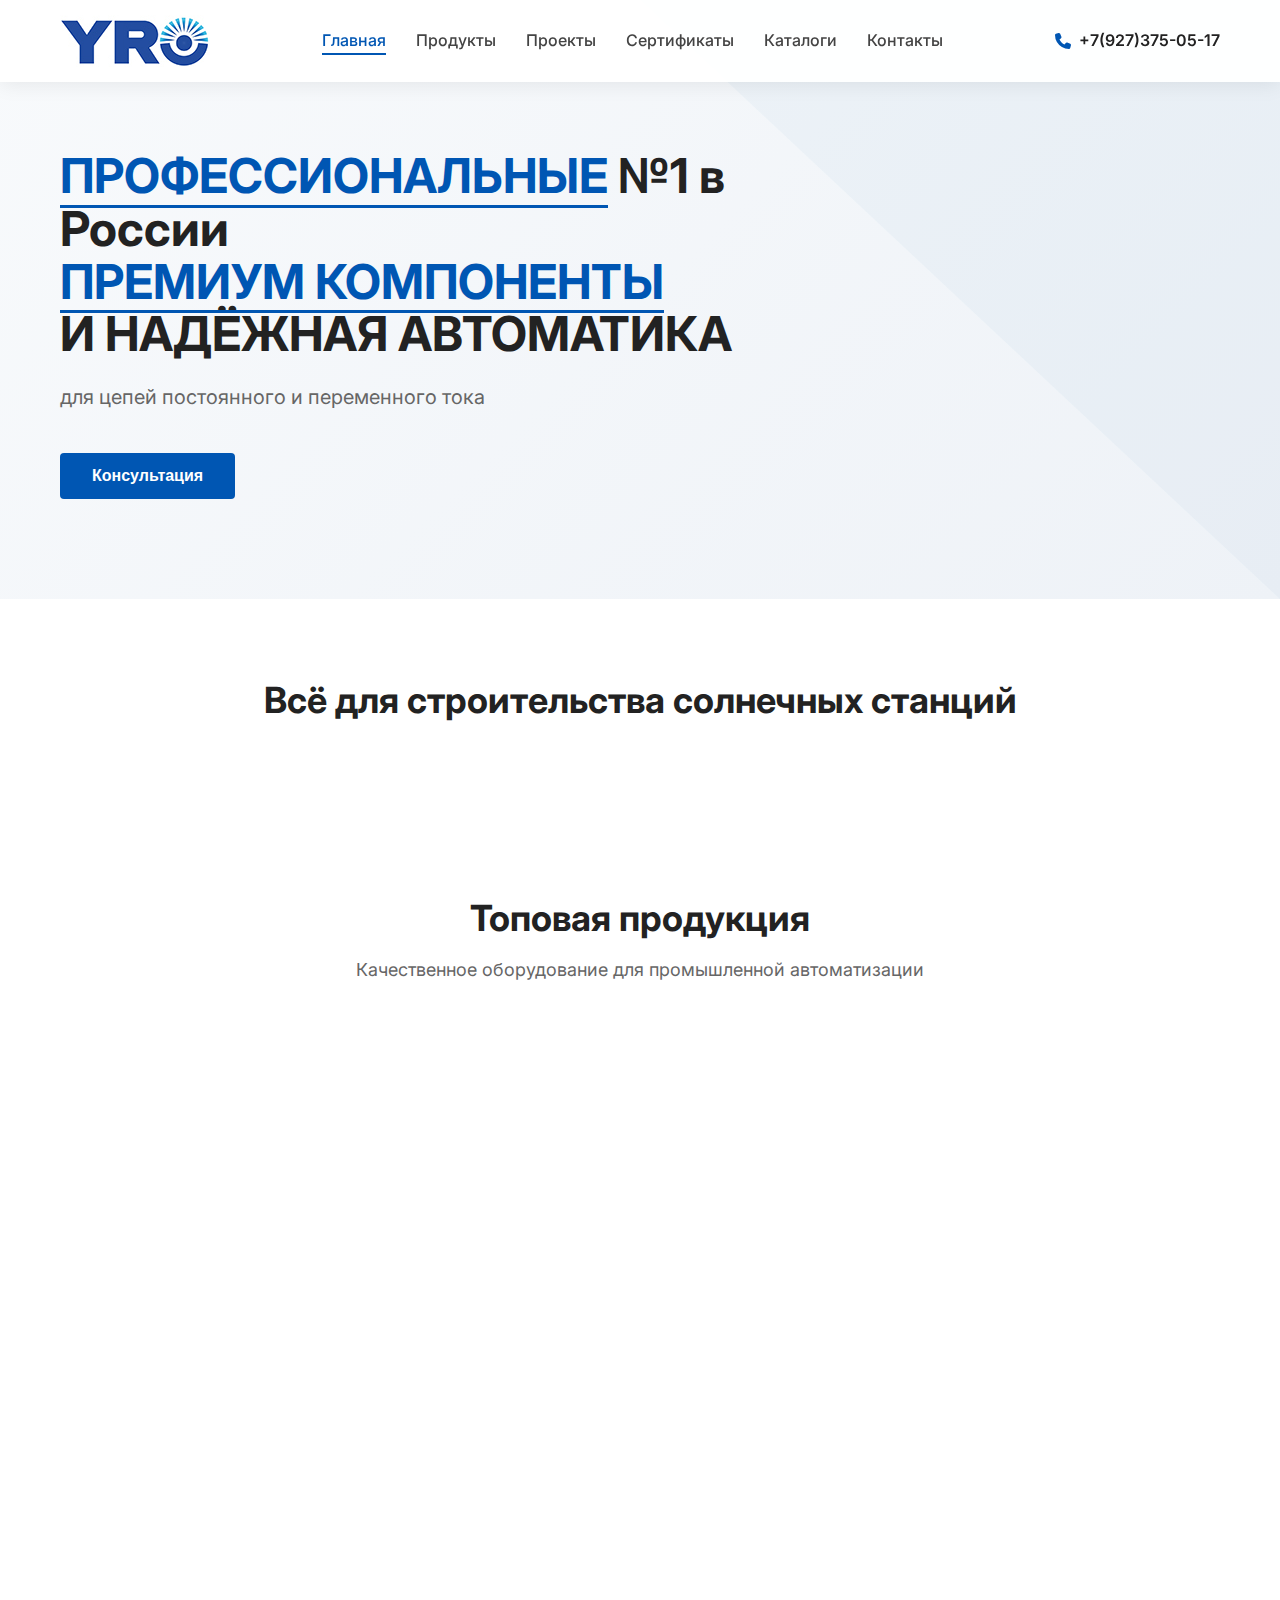
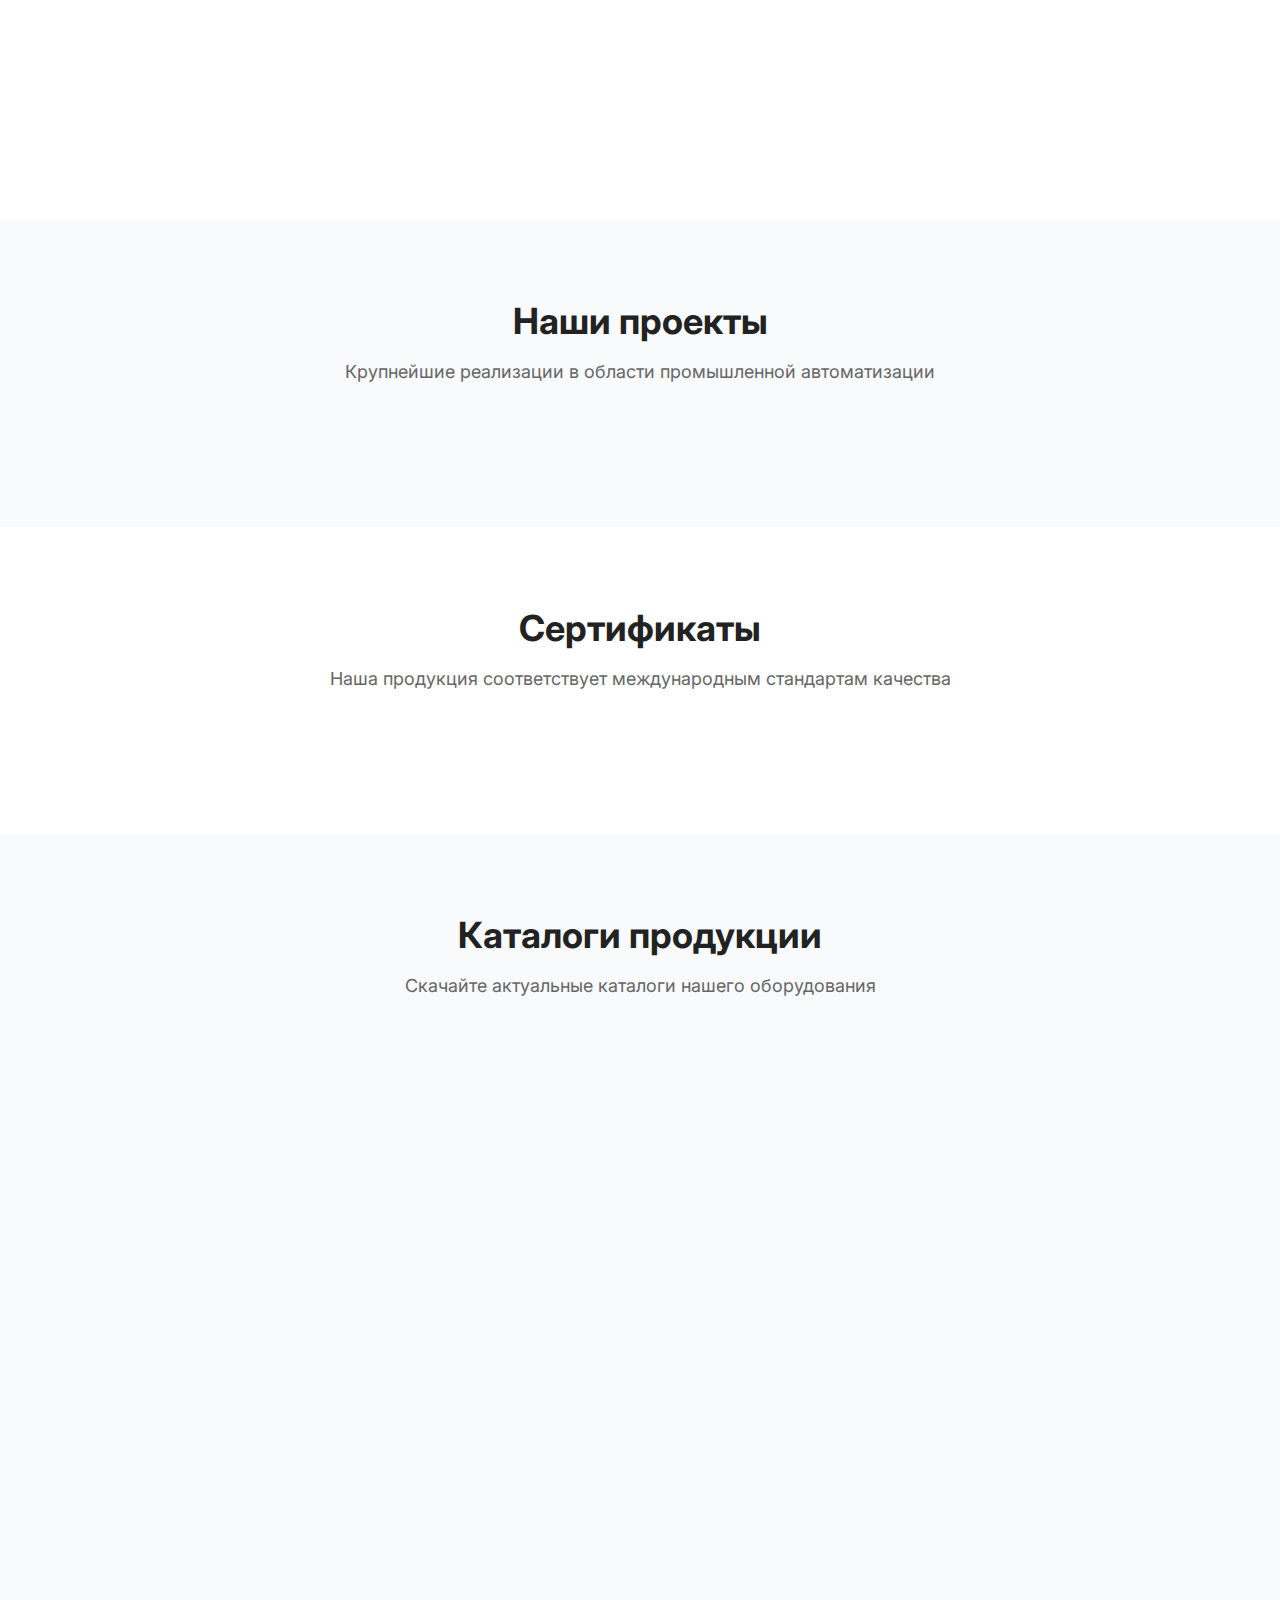
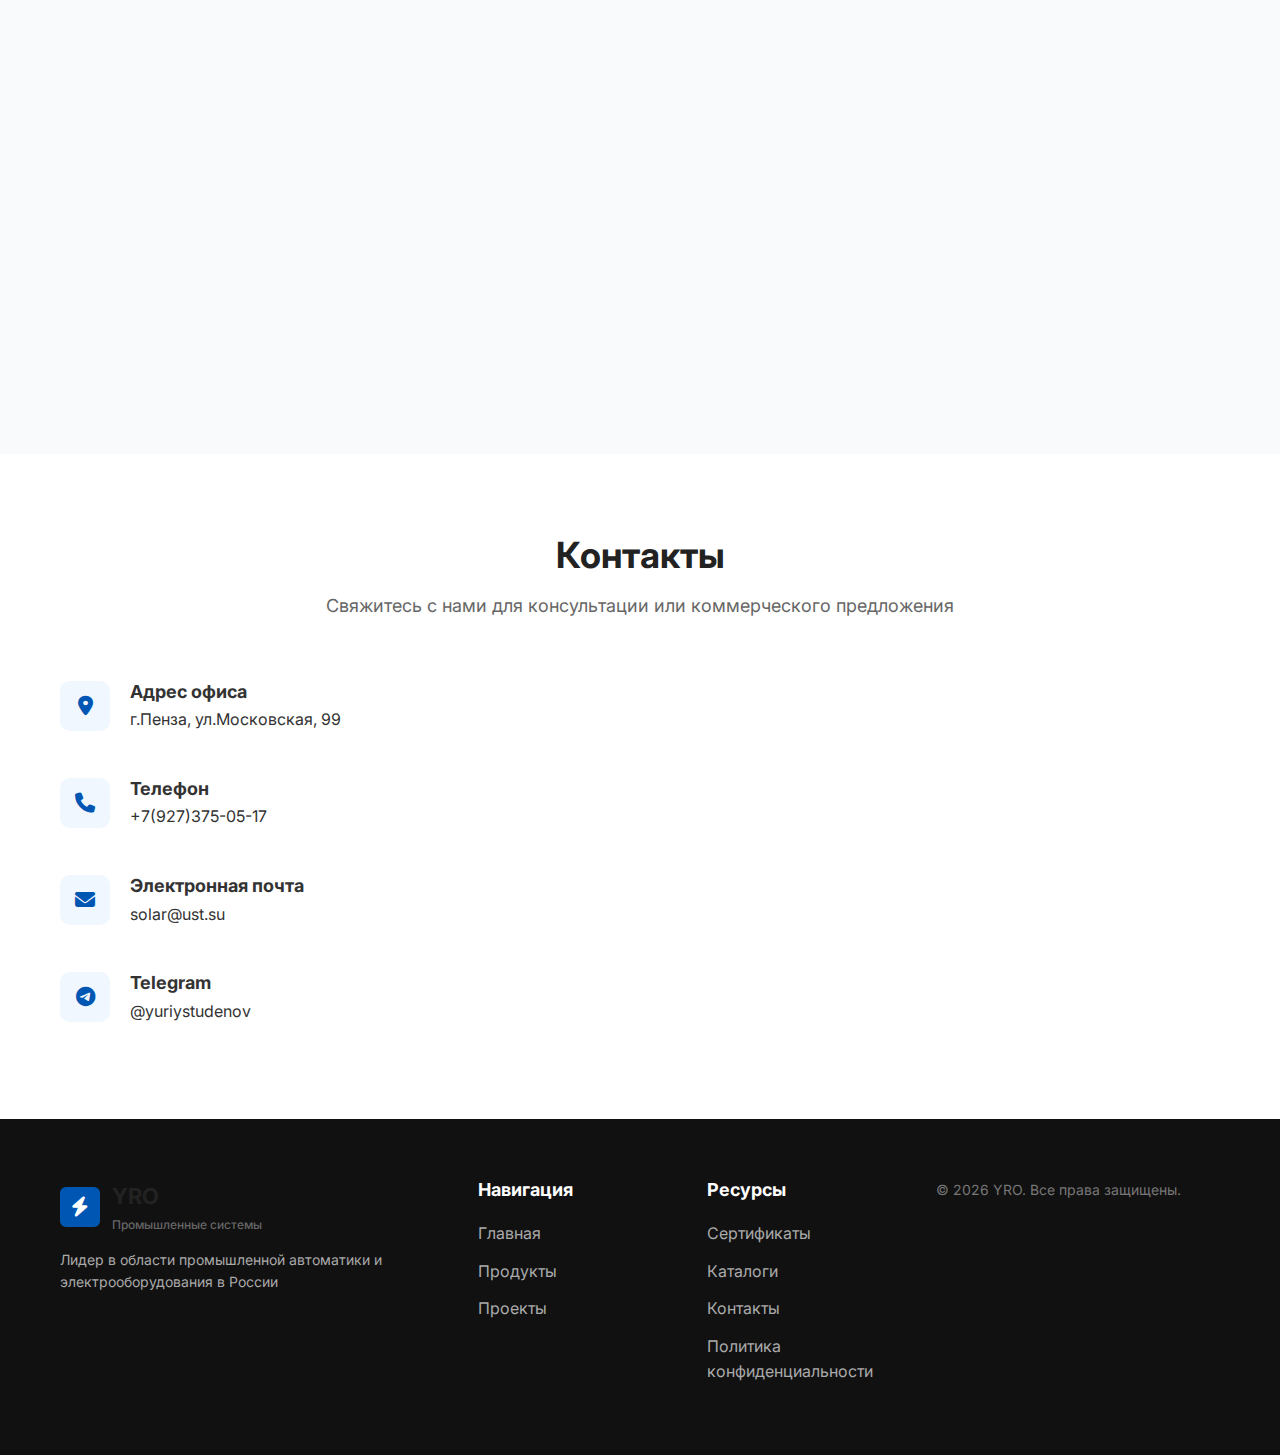
<file: index.html>
<!DOCTYPE html>
<html lang="ru">
<head>
    <meta charset="UTF-8">
    <meta name="viewport" content="width=device-width, initial-scale=1.0">
    <title>YRO - промышленная автоматика и электрооборудование</title>
    <link rel="stylesheet" href="style.css">
    <link rel="preconnect" href="https://fonts.googleapis.com">
    <link rel="preconnect" href="https://fonts.gstatic.com" crossorigin>
    <link href="https://fonts.googleapis.com/css2?family=Inter:wght@300;400;500;600;700&display=swap" rel="stylesheet">
    <link rel="stylesheet" href="https://cdnjs.cloudflare.com/ajax/libs/font-awesome/6.4.0/css/all.min.css">
</head>
<body>
    <!-- Шапка сайта -->
    <header class="header" id="header">
        <div class="container">
            <div class="header-content">
                <a href="#home" class="logo">
                  <img src="images/logo.jpg" >
                </a>
                
                <nav class="nav">
                    <ul class="nav-list">
                        <li><a href="#home" class="nav-link active">Главная</a></li>
                        <li><a href="#products" class="nav-link">Продукты</a></li>
                        <li><a href="#projects" class="nav-link">Проекты</a></li>
                        <li><a href="#certificates" class="nav-link">Сертификаты</a></li>
                        <li><a href="#catalogs" class="nav-link">Каталоги</a></li>
                        <li><a href="#contacts" class="nav-link">Контакты</a></li>
                    </ul>
                </nav>
                
                <div class="header-phone">
                    <i class="fas fa-phone"></i>
                    <span>+7(927)375-05-17</span>
                </div>
                
                <button class="burger-menu" id="burger-menu">
                    <span></span>
                    <span></span>
                    <span></span>
                </button>
            </div>
        </div>
    </header>

    <main>
        <!-- Hero-секция -->
        <section class="hero" id="home">
            <div class="container">
                <div class="hero-content">
                    <h1 class="hero-title">
                        <span class="hero-accent">ПРОФЕССИОНАЛЬНЫЕ</span> №1 в России<br>
                        <span class="hero-accent">ПРЕМИУМ КОМПОНЕНТЫ</span><br>
                        И НАДЁЖНАЯ АВТОМАТИКА
                    </h1>
                    <p class="hero-subtitle">для цепей постоянного и переменного тока</p>
                    <button class="btn btn-primary">Консультация</button>
                </div>
            </div>
        </section>

        <!-- Секция с баннером -->
        <section>
                        <h2 class="section-title">Всё для строительства солнечных станций</h2>
      </section>
          
        <!-- Секция с продукцией -->
        <section class="products-section" id="products">
            <div class="container">
                <h2 class="section-title">Топовая продукция</h2>
                <p class="section-subtitle">Качественное оборудование для промышленной автоматизации</p>
                
                <div class="products-grid">
                    <div class="product-card">
                        <div class="product-img">
                            <i class="fas fa-cogs"></i>
                        </div>
                        <h3 class="product-title">Промышленные контроллеры</h3>
                        <p class="product-description">Высоконадёжные программируемые логические контроллеры для автоматизации технологических процессов.</p>
                        <a href="#" class="product-link">Подробнее <i class="fas fa-arrow-right"></i></a>
                    </div>
                    
                    <div class="product-card">
                        <div class="product-img">
                            <i class="fas fa-solar-panel"></i>
                        </div>
                        <h3 class="product-title">Инверторы для СЭС</h3>
                        <p class="product-description">Мощные инверторы для солнечных электростанций с КПД до 98,5% и встроенными системами мониторинга.</p>
                        <a href="#" class="product-link">Подробнее <i class="fas fa-arrow-right"></i></a>
                    </div>
                    
                    <div class="product-card">
                        <div class="product-img">
                            <i class="fas fa-sliders-h"></i>
                        </div>
                        <h3 class="product-title">Частотные преобразователи</h3>
                        <p class="product-description">Энергоэффективные преобразователи частоты для управления скоростью вращения асинхронных двигателей.</p>
                        <a href="#" class="product-link">Подробнее <i class="fas fa-arrow-right"></i></a>
                    </div>
                    
                    <div class="product-card">
                        <div class="product-img">
                            <i class="fas fa-tachometer-alt"></i>
                        </div>
                        <h3 class="product-title">Датчики и сенсоры</h3>
                        <p class="product-description">Широкий спектр измерительного оборудования для контроля параметров технологических процессов.</p>
                        <a href="#" class="product-link">Подробнее <i class="fas fa-arrow-right"></i></a>
                    </div>
                    
                    <div class="product-card">
                        <div class="product-img">
                            <i class="fas fa-project-diagram"></i>
                        </div>
                        <h3 class="product-title">SCADA-системы</h3>
                        <p class="product-description">Программное обеспечение для диспетчеризации и управления промышленными объектами в реальном времени.</p>
                        <a href="#" class="product-link">Подробнее <i class="fas fa-arrow-right"></i></a>
                    </div>
                    
                    <div class="product-card">
                        <div class="product-img">
                            <i class="fas fa-plug"></i>
                        </div>
                        <h3 class="product-title">Силовое оборудование</h3>
                        <p class="product-description">Распределительные устройства, автоматические выключатели и защитная аппаратура до 35 кВ.</p>
                        <a href="#" class="product-link">Подробнее <i class="fas fa-arrow-right"></i></a>
                    </div>
                </div>
            </div>
        </section>

        <!-- Секция проектов -->
        <section class="projects-section" id="projects">
            <div class="container">
                <h2 class="section-title">Наши проекты</h2>
                <p class="section-subtitle">Крупнейшие реализации в области промышленной автоматизации</p>
        </section>

        <!-- Секция сертификатов -->
        <section class="certificates-section" id="certificates">
            <div class="container">
                <h2 class="section-title">Сертификаты</h2>
                <p class="section-subtitle">Наша продукция соответствует международным стандартам качества</p>
        </section>

        <!-- Секция каталогов -->
        <section class="catalogs-section" id="catalogs">
            <div class="container">
                <h2 class="section-title">Каталоги продукции</h2>
                <p class="section-subtitle">Скачайте актуальные каталоги нашего оборудования</p>
                
                <div class="catalogs-grid">
                    <div class="catalog-card">
                        <div class="catalog-icon">
                            <i class="fas fa-file-pdf"></i>
                        </div>
                        <h3 class="catalog-title">Каталог YRO с товарами</h3>
                        <p class="catalog-text">В нашем каталоге предоставляют большой выбор различных товаров от мелкого товара как зарядные устройства так и до крупных товаров. Мы предоставляем очень большой выбор вы можете сами посмотреть их
в в самом каталоге.</p>
                        <a href="#" class="btn btn-outline">Скачать каталог</a>
                    </div>
                    
                    <div class="catalog-card">
                        <div class="catalog-icon">
                            <i class="fas fa-file-pdf"></i>
                        </div>
                        <h3 class="catalog-title">Каталог с продукцией заправок YRO</h3>
                        <p class="catalog-text">В нашем каталоге предоставляют большой выбор различных товаров от мелкого товара как зарядные устройства так и до крупных товаров. Мы предоставляем очень большой выбор вы можете сами посмотреть их
в в самом каталоге.</p>
                        <a href="#" class="btn btn-outline">Скачать каталог</a>
                    </div>
                    
                    <div class="catalog-card">
                        <div class="catalog-icon">
                            <i class="fas fa-file-pdf"></i>
                        </div>
                        <h3 class="catalog-title">Каталог с продукцией автоматики YRO</h3>
                        <p class="catalog-text">В нашем каталоге предоставляют большой выбор различных товаров от мелкого товара как зарядные устройства так и до крупных товаров. Мы предоставляем очень большой выбор вы можете сами посмотреть их
в в самом каталоге.</p>
                        <a href="#" class="btn btn-outline">Скачать каталог</a>
                    </div>
                    <div class="catalog-card">
                        <div class="catalog-icon">
                            <i class="fas fa-file-pdf"></i>
                        </div>
                        <h3 class="catalog-title">Каталог Solar Project YRO</h3>
                        <p class="catalog-text">В нашем каталоге предоставляют большой выбор различных товаров от мелкого товара как зарядные устройства так и до крупных товаров. Мы предоставляем очень большой выбор вы можете сами посмотреть их
в в самом каталоге.</p>
                        <a href="#" class="btn btn-outline">Скачать каталог</a>
                    </div>
                </div>
            </div>
        </section>

        <!-- Секция контактов -->
        <section class="contacts-section" id="contacts">
            <div class="container">
                <h2 class="section-title">Контакты</h2>
                <p class="section-subtitle">Свяжитесь с нами для консультации или коммерческого предложения</p>
                
                <div class="contacts-content">
                    <div class="contact-info">
                        <div class="contact-item">
                            <i class="fas fa-map-marker-alt"></i>
                            <div>
                                <h3>Адрес офиса</h3>
                                <p>г.Пенза, ул.Московская, 99</p>
                            </div>
                        </div>
                        
                        <div class="contact-item">
                            <i class="fas fa-phone"></i>
                            <div>
                                <h3>Телефон</h3>
                                <p>+7(927)375-05-17</p>
                            </div>
                        </div>
                        
                        <div class="contact-item">
                            <i class="fas fa-envelope"></i>
                            <div>
                                <h3>Электронная почта</h3>
                                <p>solar@ust.su</p>
                            </div>
                        </div>
                        
                        <div class="contact-item">
                            <i class="fab fa-telegram"></i>
                            <div>
                                <h3>Telegram</h3>
                                <p>@yuriystudenov</p>
                            </div>
                        </div>
                    </div>
                                
                </div>
            </div>
        </section>
    </main>

    <!-- Футер -->
    <footer class="footer">
        <div class="container">
            <div class="footer-content">
                <div class="footer-logo">
                    <a href="#home" class="logo">
                        <div class="logo-icon">
                            <i class="fas fa-bolt"></i>
                        </div>
                        <div class="logo-text">
                            <span class="logo-title">YRO</span>
                            <span class="logo-subtitle">Промышленные системы</span>
                        </div>
                    </a>
                    <p class="footer-text">Лидер в области промышленной автоматики и электрооборудования в России</p>
                </div>
                
                <div class="footer-nav">
                    <h3>Навигация</h3>
                    <ul>
                        <li><a href="#home">Главная</a></li>
                        <li><a href="#products">Продукты</a></li>
                        <li><a href="#projects">Проекты</a></li>
                    </ul>
                </div>
                
                <div class="footer-nav">
                    <h3>Ресурсы</h3>
                    <ul>
                        <li><a href="#certificates">Сертификаты</a></li>
                        <li><a href="#catalogs">Каталоги</a></li>
                        <li><a href="#contacts">Контакты</a></li>
                        <li><a href="#">Политика конфиденциальности</a></li>
                    </ul>
                </div>
                    <p class="copyright">© 2026 YRO. Все права защищены.</p>
                </div>
            </div>
        </div>
    </footer>
<script defer src="/script.js"></script>
</body>
</html>
</file>
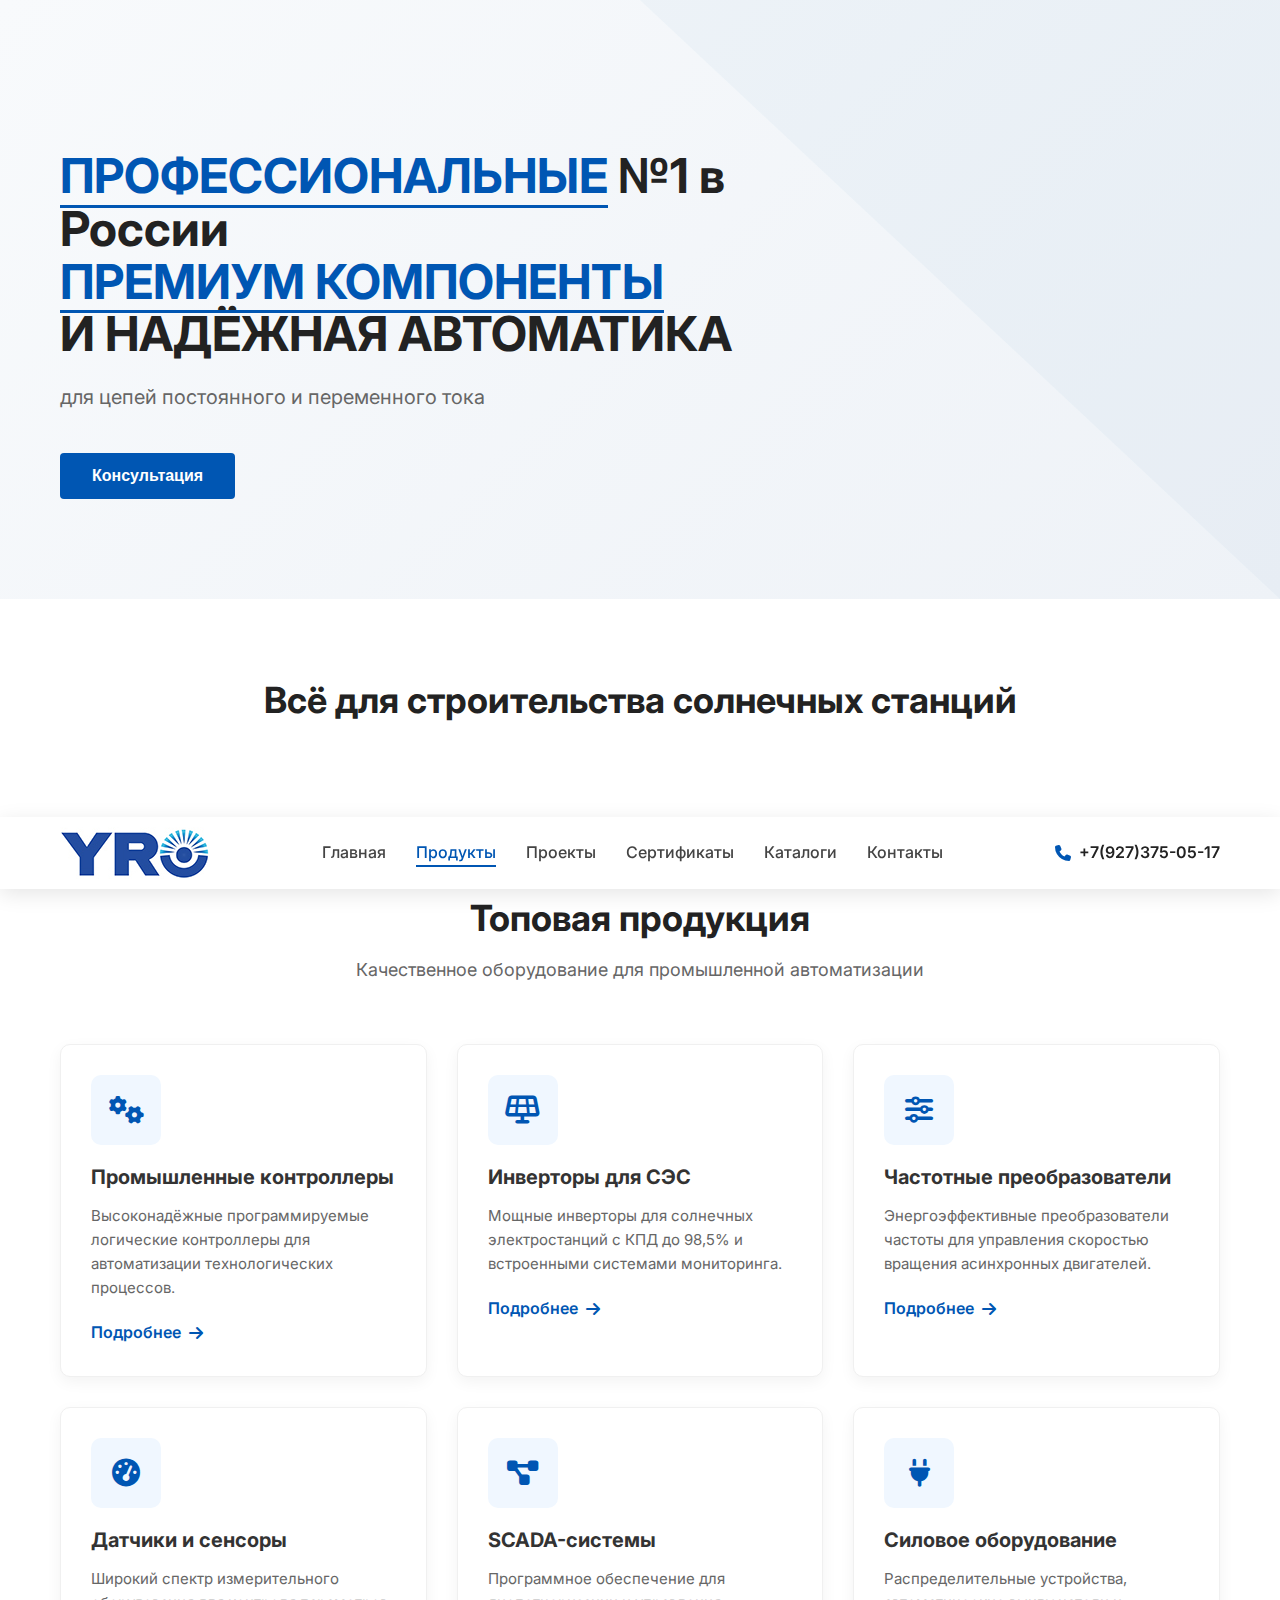
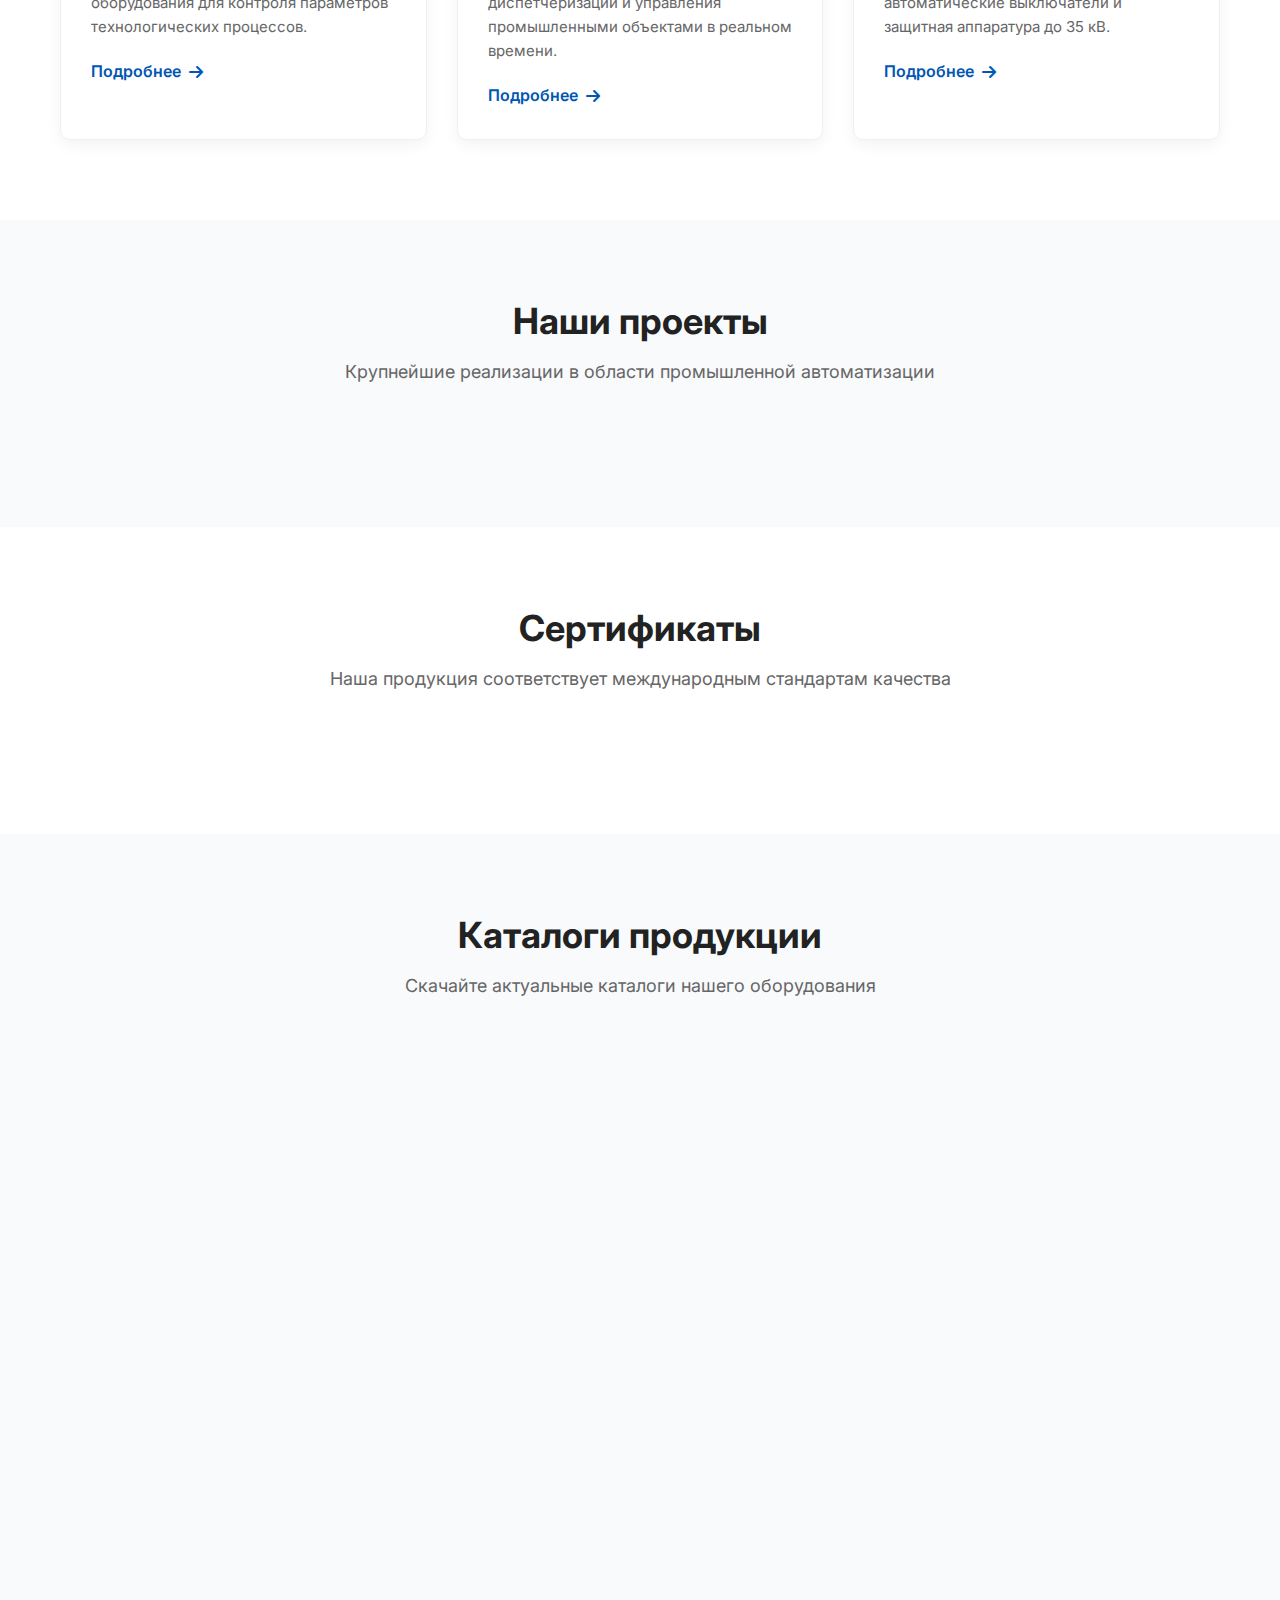
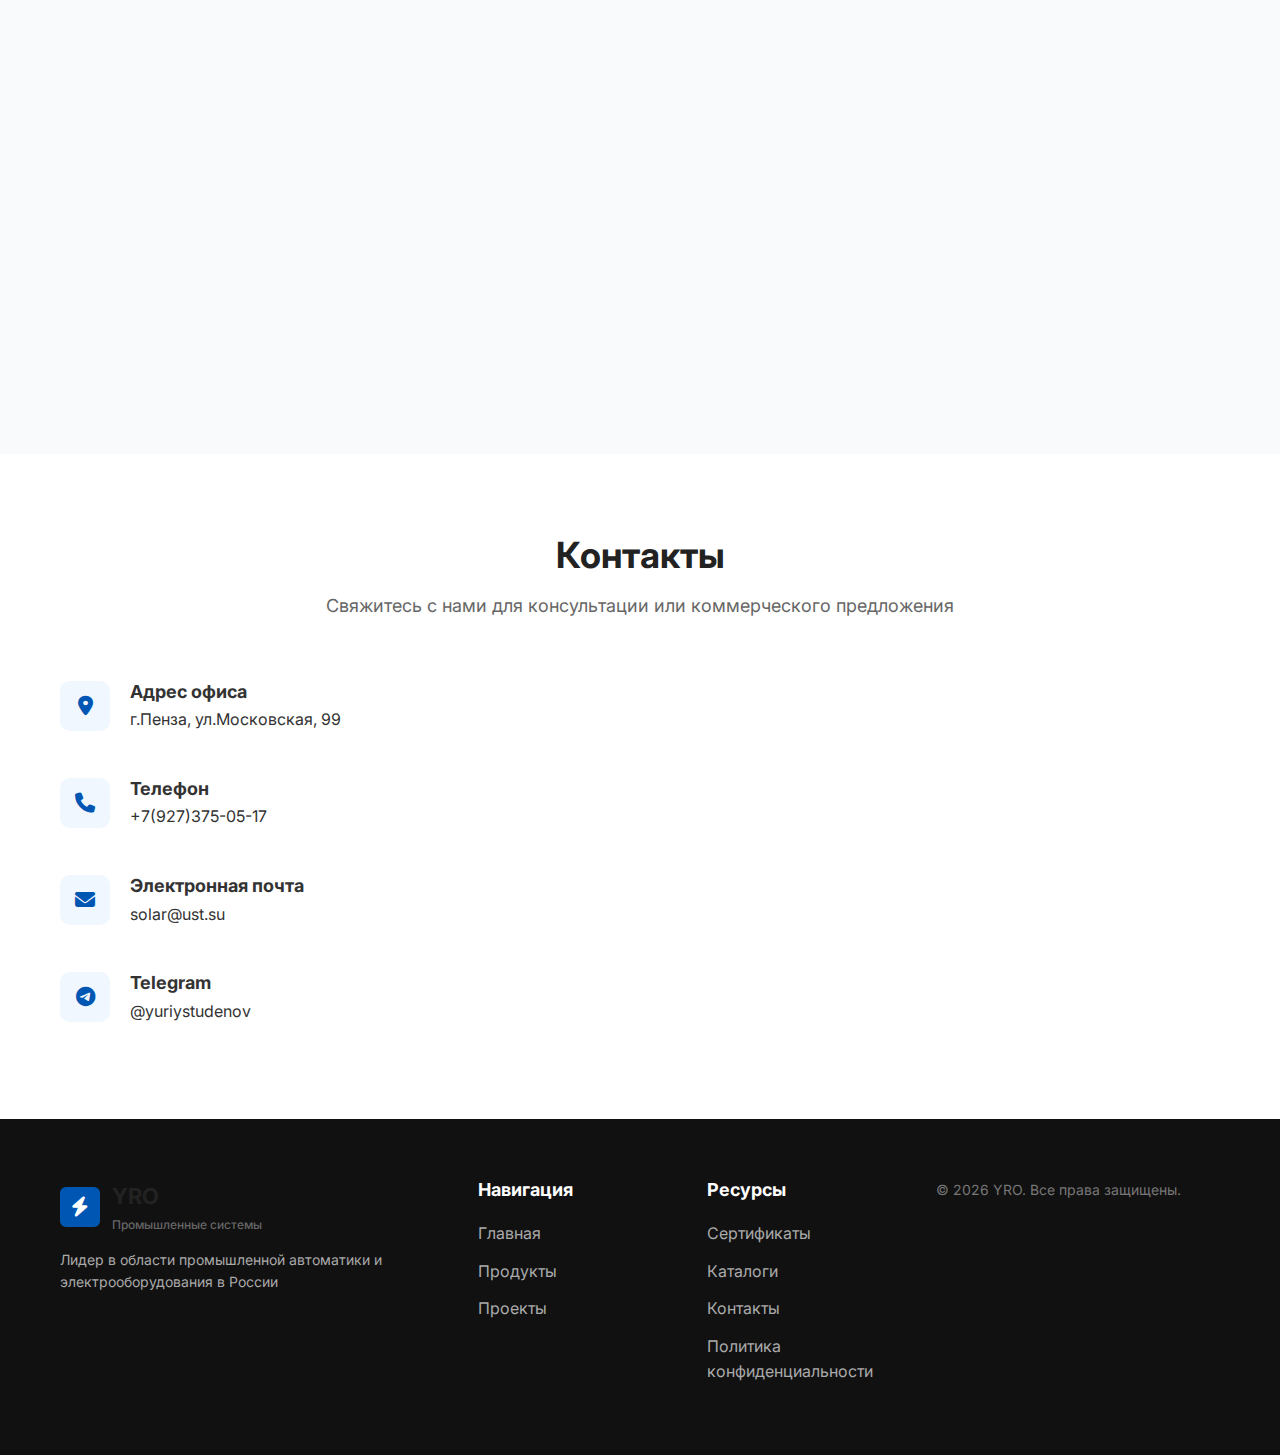
<file: product-detail.html>
<!DOCTYPE html>
<html lang="ru">
<head>
    <meta charset="UTF-8">
    <meta name="viewport" content="width=device-width, initial-scale=1.0">
    <title>Детали продукта - YRO</title>
    <link rel="stylesheet" href="style.css">
    <link rel="preconnect" href="https://fonts.googleapis.com">
    <link rel="preconnect" href="https://fonts.gstatic.com" crossorigin>
    <link href="https://fonts.googleapis.com/css2?family=Inter:wght@300;400;500;600;700&display=swap" rel="stylesheet">
    <link rel="stylesheet" href="https://cdnjs.cloudflare.com/ajax/libs/font-awesome/6.4.0/css/all.min.css">
    <link rel="icon" type="image/x-icon" href="images/logo.jpg">
</head>
<body>
    <!-- Шапка сайта -->
    <header class="header" id="header">
        <div class="container">
            <div class="header-content">
                <a href="index.html" class="logo">
                  <img src="images/logo.jpg" alt="Логотип YRO" width="50" height="50">
                </a>
                
                <nav class="nav">
                    <ul class="nav-list">
                        <li><a href="index.html#home" class="nav-link">Главная</a></li>
                        <li><a href="index.html#products" class="nav-link">Продукты</a></li>
                        <li><a href="index.html#projects" class="nav-link">Проекты</a></li>
                        <li><a href="index.html#certificates" class="nav-link">Сертификаты</a></li>
                        <li><a href="index.html#catalogs" class="nav-link">Каталоги</a></li>
                        <li><a href="index.html#contacts" class="nav-link">Контакты</a></li>
                    </ul>
                </nav>
                
                <div class="header-phone">
                    <i class="fas fa-phone"></i>
                    <span>+7(927)375-05-17</span>
                </div>
                
                <button class="burger-menu" id="burger-menu">
                    <span></span>
                    <span></span>
                    <span></span>
                </button>
            </div>
        </div>
    </header>

    <main>
        <!-- Детальная страница товара -->
        <section class="product-detail-section">
            <div class="container">
                <a href="index.html#products" class="back-to-catalog">
                    <i class="fas fa-arrow-left"></i>
                    Назад к каталогу
                </a>
                
                <div id="productDetailContent">
                    <!-- Контент будет загружен через JavaScript -->
                    <div class="loading-spinner">
                        <i class="fas fa-spinner fa-spin"></i>
                        <p>Загрузка информации о товаре...</p>
                    </div>
                </div>
            </div>
        </section>
    </main>

    <!-- Футер -->
    <footer class="footer">
        <div class="container">
            <div class="footer-content">
                <div class="footer-logo">
                    <a href="index.html" class="logo">
                        <img src="images/logo.jpg" alt="Логотип YRO" width="40" height="40">
                        <div class="logo-text">
                            <span class="logo-title">YRO</span>
                            <span class="logo-subtitle">Промышленные системы</span>
                        </div>
                    </a>
                    <p class="footer-text">Лидер в области промышленной автоматики и электрооборудования в России</p>
                    <div class="social-icons">
                        <a href="https://t.me/yuriystudenov" target="_blank" title="Telegram">
                            <i class="fab fa-telegram"></i>
                        </a>
                        <a href="#" title="WhatsApp">
                            <i class="fab fa-whatsapp"></i>
                        </a>
                        <a href="#" title="VK">
                            <i class="fab fa-vk"></i>
                        </a>
                        <a href="#" title="YouTube">
                            <i class="fab fa-youtube"></i>
                        </a>
                    </div>
                </div>
                
                <div class="footer-nav">
                    <h3>Навигация</h3>
                    <ul>
                        <li><a href="index.html#home">Главная</a></li>
                        <li><a href="index.html#products">Продукты</a></li>
                        <li><a href="index.html#projects">Проекты</a></li>
                        <li><a href="index.html#certificates">Сертификаты</a></li>
                    </ul>
                </div>
                
                <div class="footer-nav">
                    <h3>Ресурсы</h3>
                    <ul>
                        <li><a href="index.html#catalogs">Каталоги</a></li>
                        <li><a href="index.html#contacts">Контакты</a></li>
                        <li><a href="#" onclick="openTelegramPopup(); return false;">Консультация</a></li>
                        <li><a href="#">Политика конфиденциальности</a></li>
                    </ul>
                </div>
                
                <div class="footer-contact">
                    <h3>Контакты</h3>
                    <div class="footer-contact-item">
                        <i class="fas fa-phone"></i>
                        <span>+7(927)375-05-17</span>
                    </div>
                    <div class="footer-contact-item">
                        <i class="fas fa-envelope"></i>
                        <span>solar@ust.su</span>
                    </div>
                    <div class="footer-contact-item">
                        <i class="fab fa-telegram"></i>
                        <span>@yuriystudenov</span>
                    </div>
                    <div class="footer-contact-item">
                        <i class="fas fa-map-marker-alt"></i>
                        <span>г. Пенза, ул. Московская, 99</span>
                    </div>
                </div>
            </div>
            
            <div class="footer-bottom">
                <p class="copyright">© 2024 YRO. Все права защищены.</p>
                <p class="copyright">ОГРН 1234567890123, ИНН 1234567890</p>
            </div>
        </div>
    </footer>

    <!-- Модальное окно для изображений -->
    <div class="modal-overlay" id="imageModal">
        <div class="modal-content">
            <button class="close-modal" id="closeModal">&times;</button>
            <img id="modalImage" src="" alt="">
            <div class="modal-nav">
                <button id="prevImage"><i class="fas fa-chevron-left"></i></button>
                <button id="nextImage"><i class="fas fa-chevron-right"></i></button>
            </div>
        </div>
    </div>

    <!-- Telegram Popup -->
    <div class="telegram-popup-overlay" id="telegramPopup">
        <div class="telegram-popup">
            <button class="close-popup" id="closeTelegramPopup">&times;</button>
            <div class="popup-content">
                <div class="popup-icon">
                    <i class="fab fa-telegram"></i>
                </div>
                <h3>Консультация в Telegram</h3>
                <p>Для получения консультации, скачивания каталогов или коммерческого предложения напишите нам в Telegram:</p>
                <div class="telegram-link">
                    <i class="fab fa-telegram"></i>
                    <a href="https://t.me/yuriystudenov" target="_blank" class="telegram-username">@yuriystudenov</a>
                </div>
                <p class="popup-note">Нажмите на ссылку выше, чтобы перейти в Telegram и начать диалог</p>
                <button class="btn btn-telegram" onclick="window.open('https://t.me/yuriystudenov', '_blank')">
                    <i class="fab fa-telegram"></i> Открыть Telegram
                </button>
                <div class="popup-help">
                    <p><i class="fas fa-info-circle"></i> Если у вас нет Telegram, вы можете позвонить по телефону: <strong>+7(927)375-05-17</strong></p>
                </div>
            </div>
        </div>
    </div>

    <script src="script.js"></script>
    <script src="product-detail.js"></script>
</body>
</html>
</file>
<file: style.css>
/* Сброс и базовые стили */
* {
    margin: 0;
    padding: 0;
    box-sizing: border-box;
}

html {
    scroll-behavior: smooth;
}

body {
    font-family: 'Inter', sans-serif;
    font-weight: 400;
    line-height: 1.6;
    color: #333;
    background-color: #fff;
    overflow-x: hidden;
}

.container {
    width: 100%;
    max-width: 1200px;
    margin: 0 auto;
    padding: 0 20px;
}

section {
    padding: 80px 0;
}

h1, h2, h3, h4 {
    font-weight: 700;
    line-height: 1.2;
    margin-bottom: 20px;
}

p {
    margin-bottom: 15px;
}

a {
    text-decoration: none;
    color: inherit;
    transition: all 0.3s ease;
}

ul {
    list-style: none;
}

img {
    max-width: 100%;
    height: auto;
}

.btn {
    display: inline-block;
    padding: 14px 32px;
    font-weight: 600;
    font-size: 16px;
    border-radius: 4px;
    cursor: pointer;
    transition: all 0.3s ease;
    border: none;
    text-align: center;
}

.btn-primary {
    background-color: #0056b3;
    color: white;
}

.btn-primary:hover {
    background-color: #004494;
    transform: translateY(-2px);
    box-shadow: 0 10px 20px rgba(0, 86, 179, 0.2);
}

.btn-outline {
    background-color: transparent;
    color: #0056b3;
    border: 2px solid #0056b3;
}

.btn-outline:hover {
    background-color: #0056b3;
    color: white;
}

.section-title {
    font-size: 36px;
    text-align: center;
    margin-bottom: 15px;
    color: #222;
}

.section-subtitle {
    font-size: 18px;
    text-align: center;
    color: #666;
    margin-bottom: 60px;
    max-width: 700px;
    margin-left: auto;
    margin-right: auto;
}

/* Шапка сайта */
.header {
    position: fixed;
    top: 0;
    left: 0;
    width: 100%;
    background-color: rgba(255, 255, 255, 0.95);
    box-shadow: 0 2px 20px rgba(0, 0, 0, 0.08);
    z-index: 1000;
    padding: 15px 0;
    transition: all 0.3s ease;
}

.header.scrolled {
    padding: 10px 0;
    background-color: rgba(255, 255, 255, 0.98);
    box-shadow: 0 5px 20px rgba(0, 0, 0, 0.1);
}

.header-content {
    display: flex;
    align-items: center;
    justify-content: space-between;
}

.logo {
    display: flex;
    align-items: center;
    gap: 12px;
}

.logo-icon {
    width: 40px;
    height: 40px;
    background-color: #0056b3;
    border-radius: 6px;
    display: flex;
    align-items: center;
    justify-content: center;
    color: white;
    font-size: 20px;
}

.logo-text {
    display: flex;
    flex-direction: column;
}

.logo-title {
    font-size: 22px;
    font-weight: 700;
    color: #222;
}

.logo-subtitle {
    font-size: 12px;
    color: #666;
    font-weight: 500;
}

.nav-list {
    display: flex;
    gap: 30px;
}

.nav-link {
    font-weight: 500;
    color: #444;
    position: relative;
    padding: 5px 0;
}

.nav-link:hover, .nav-link.active {
    color: #0056b3;
}

.nav-link.active::after {
    content: '';
    position: absolute;
    bottom: 0;
    left: 0;
    width: 100%;
    height: 2px;
    background-color: #0056b3;
}

.header-phone {
    display: flex;
    align-items: center;
    gap: 8px;
    font-weight: 600;
    color: #222;
}

.header-phone i {
    color: #0056b3;
}

.burger-menu {
    display: none;
    flex-direction: column;
    justify-content: space-between;
    width: 30px;
    height: 22px;
    background: transparent;
    border: none;
    cursor: pointer;
    padding: 0;
}

.burger-menu span {
    display: block;
    height: 3px;
    width: 100%;
    background-color: #222;
    border-radius: 3px;
    transition: all 0.3s ease;
}

/* Hero-секция */
.hero {
    padding-top: 150px;
    padding-bottom: 100px;
    background: linear-gradient(135deg, #f8fafc 0%, #eef2f7 100%);
    position: relative;
    overflow: hidden;
}

.hero::before {
    content: '';
    position: absolute;
    top: 0;
    right: 0;
    width: 50%;
    height: 100%;
    background: url('data:image/svg+xml,<svg xmlns="http://www.w3.org/2000/svg" viewBox="0 0 100 100" preserveAspectRatio="none"><path d="M0,0 L100,0 L100,100 Z" fill="%230056b3" opacity="0.03"/></svg>');
    background-size: cover;
}

.hero-content {
    max-width: 800px;
    position: relative;
    z-index: 1;
}

.hero-title {
    font-size: 48px;
    margin-bottom: 20px;
    color: #222;
    line-height: 1.1;
}

.hero-accent {
    color: #0056b3;
    position: relative;
    display: inline-block;
}

.hero-accent::after {
    content: '';
    position: absolute;
    bottom: -5px;
    left: 0;
    width: 100%;
    height: 3px;
    background-color: #0056b3;
}

.hero-subtitle {
    font-size: 20px;
    color: #666;
    margin-bottom: 40px;
}

/* Секция с продукцией */
.products-grid {
    display: grid;
    grid-template-columns: repeat(3, 1fr);
    gap: 30px;
    margin-top: 30px;
}

.product-card {
    background: white;
    border-radius: 10px;
    overflow: hidden;
    box-shadow: 0 5px 15px rgba(0, 0, 0, 0.05);
    transition: all 0.3s ease;
    padding: 30px;
    border: 1px solid #f0f0f0;
}

.product-card:hover {
    transform: translateY(-10px);
    box-shadow: 0 15px 30px rgba(0, 0, 0, 0.1);
    border-color: #0056b3;
}

.product-img {
    width: 70px;
    height: 70px;
    background-color: #f0f7ff;
    border-radius: 10px;
    display: flex;
    align-items: center;
    justify-content: center;
    margin-bottom: 20px;
    color: #0056b3;
    font-size: 28px;
}

.product-title {
    font-size: 20px;
    margin-bottom: 15px;
}

.product-description {
    color: #666;
    margin-bottom: 20px;
    font-size: 15px;
}

.product-link {
    color: #0056b3;
    font-weight: 600;
    display: flex;
    align-items: center;
    gap: 8px;
}

.product-link:hover {
    gap: 12px;
}

/* Секция проектов */
.projects-section {
    background-color: #f8fafc;
}

.projects-grid {
    display: grid;
    grid-template-columns: repeat(2, 1fr);
    gap: 30px;
}

.project-card {
    background: white;
    border-radius: 10px;
    overflow: hidden;
    box-shadow: 0 5px 15px rgba(0, 0, 0, 0.05);
    padding: 30px;
    border-left: 4px solid #0056b3;
}

.project-title {
    font-size: 22px;
    margin-bottom: 15px;
}

.project-description {
    color: #666;
    margin-bottom: 20px;
}

.project-details {
    display: flex;
    gap: 20px;
    font-size: 14px;
    color: #888;
}

.project-details i {
    margin-right: 5px;
    color: #0056b3;
}

/* Секция сертификатов */
.certificates-grid {
    display: grid;
    grid-template-columns: repeat(4, 1fr);
    gap: 30px;
}

.certificate-card {
    background: white;
    border-radius: 10px;
    padding: 30px 20px;
    text-align: center;
    box-shadow: 0 5px 15px rgba(0, 0, 0, 0.05);
    transition: all 0.3s ease;
}

.certificate-card:hover {
    transform: translateY(-5px);
    box-shadow: 0 10px 25px rgba(0, 0, 0, 0.1);
}

.certificate-icon {
    width: 70px;
    height: 70px;
    background-color: #f0f7ff;
    border-radius: 50%;
    display: flex;
    align-items: center;
    justify-content: center;
    margin: 0 auto 20px;
    color: #0056b3;
    font-size: 28px;
}

.certificate-title {
    font-size: 18px;
    margin-bottom: 10px;
}

.certificate-text {
    color: #666;
    font-size: 14px;
}

/* Секция каталогов */
.catalogs-section {
    background-color: #f8fafc;
}

.catalogs-grid {
    display: grid;
    grid-template-columns: repeat(3, 1fr);
    gap: 30px;
}

.catalog-card {
    background: white;
    border-radius: 10px;
    padding: 30px;
    text-align: center;
    box-shadow: 0 5px 15px rgba(0, 0, 0, 0.05);
    transition: all 0.3s ease;
}

.catalog-card:hover {
    transform: translateY(-5px);
    box-shadow: 0 10px 25px rgba(0, 0, 0, 0.1);
}

.catalog-icon {
    width: 70px;
    height: 70px;
    background-color: #f0f7ff;
    border-radius: 10px;
    display: flex;
    align-items: center;
    justify-content: center;
    margin: 0 auto 20px;
    color: #0056b3;
    font-size: 32px;
}

.catalog-title {
    font-size: 20px;
    margin-bottom: 10px;
}

.catalog-text {
    color: #666;
    margin-bottom: 20px;
    font-size: 15px;
}

/* Секция блога */
.blog-grid {
    display: grid;
    grid-template-columns: repeat(3, 1fr);
    gap: 30px;
}

.blog-card {
    background: white;
    border-radius: 10px;
    overflow: hidden;
    box-shadow: 0 5px 15px rgba(0, 0, 0, 0.05);
    padding: 25px;
    transition: all 0.3s ease;
    position: relative;
}

.blog-card:hover {
    transform: translateY(-5px);
    box-shadow: 0 10px 25px rgba(0, 0, 0, 0.1);
}

.blog-date {
    position: absolute;
    top: 25px;
    right: 25px;
    background-color: #0056b3;
    color: white;
    width: 50px;
    height: 50px;
    border-radius: 8px;
    display: flex;
    flex-direction: column;
    align-items: center;
    justify-content: center;
    line-height: 1;
}

.blog-day {
    font-size: 20px;
    font-weight: 700;
}

.blog-month {
    font-size: 12px;
    text-transform: uppercase;
}

.blog-title {
    font-size: 18px;
    margin-bottom: 15px;
    padding-right: 60px;
}

.blog-excerpt {
    color: #666;
    margin-bottom: 20px;
    font-size: 15px;
}

.blog-link {
    color: #0056b3;
    font-weight: 600;
    display: inline-flex;
    align-items: center;
    gap: 5px;
}

.blog-link:hover {
    gap: 8px;
}

/* Секция контактов */
.contacts-content {
    display: grid;
    grid-template-columns: 1fr 1fr;
    gap: 60px;
    margin-top: 40px;
}

.contact-info {
    display: flex;
    flex-direction: column;
    gap: 30px;
}

.contact-item {
    display: flex;
    gap: 20px;
    align-items: flex-start;
}

.contact-item i {
    width: 50px;
    height: 50px;
    background-color: #f0f7ff;
    border-radius: 10px;
    display: flex;
    align-items: center;
    justify-content: center;
    color: #0056b3;
    font-size: 20px;
    flex-shrink: 0;
}

.contact-item h3 {
    font-size: 18px;
    margin-bottom: 5px;
}

.contact-form {
    background: white;
    border-radius: 10px;
    padding: 30px;
    box-shadow: 0 10px 30px rgba(0, 0, 0, 0.08);
}

.contact-form h3 {
    font-size: 24px;
    margin-bottom: 25px;
}

/* Футер */
.footer {
    background-color: #111;
    color: #aaa;
    padding: 60px 0 30px;
}

.footer-content {
    display: grid;
    grid-template-columns: 2fr 1fr 1fr 1.5fr;
    gap: 40px;
    margin-bottom: 40px;
}

.footer-text {
    margin-top: 15px;
    font-size: 14px;
    line-height: 1.6;
}

.footer-nav h3 {
    color: white;
    font-size: 18px;
    margin-bottom: 20px;
}

.footer-nav ul {
    display: flex;
    flex-direction: column;
    gap: 12px;
}

.footer-nav a:hover {
    color: white;
}

.social-icons {
    display: flex;
    gap: 15px;
    margin-bottom: 25px;
}

.social-icons a {
    display: flex;
    align-items: center;
    justify-content: center;
    width: 40px;
    height: 40px;
    background-color: rgba(255, 255, 255, 0.1);
    border-radius: 50%;
    font-size: 18px;
}

.social-icons a:hover {
    background-color: #0056b3;
    color: white;
}

.copyright {
    font-size: 14px;
    color: #777;
}

/* Адаптивность */
@media (max-width: 1024px) {
    .products-grid,
    .certificates-grid,
    .catalogs-grid,
    .blog-grid {
        grid-template-columns: repeat(2, 1fr);
    }
    
    .hero-title {
        font-size: 42px;
    }
    
    .section-title {
        font-size: 32px;
    }
}

@media (max-width: 768px) {
    .header-phone {
        display: none;
    }
    
    .burger-menu {
        display: flex;
    }
    
    .nav {
        position: fixed;
        top: 70px;
        left: 0;
        width: 100%;
        background-color: white;
        box-shadow: 0 10px 20px rgba(0, 0, 0, 0.1);
        padding: 20px;
        transform: translateY(-100%);
        opacity: 0;
        visibility: hidden;
        transition: all 0.3s ease;
    }
    
    .nav.active {
        transform: translateY(0);
        opacity: 1;
        visibility: visible;
    }
    
    .nav-list {
        flex-direction: column;
        gap: 15px;
    }
    
    .hero {
        padding-top: 130px;
        padding-bottom: 80px;
    }
    
    .hero-title {
        font-size: 36px;
    }
    
    .hero-subtitle {
        font-size: 18px;
    }
    
    .contacts-content {
        grid-template-columns: 1fr;
        gap: 40px;
    }
    
    .projects-grid,
    .footer-content {
        grid-template-columns: 1fr;
        gap: 30px;
    }
    
    section {
        padding: 60px 0;
    }
}

@media (max-width: 576px) {
    .products-grid,
    .certificates-grid,
    .catalogs-grid,
    .blog-grid {
        grid-template-columns: 1fr;
    }
    
    .hero-title {
        font-size: 30px;
    }
    
    .section-title {
        font-size: 28px;
    }
   
}
</file>
